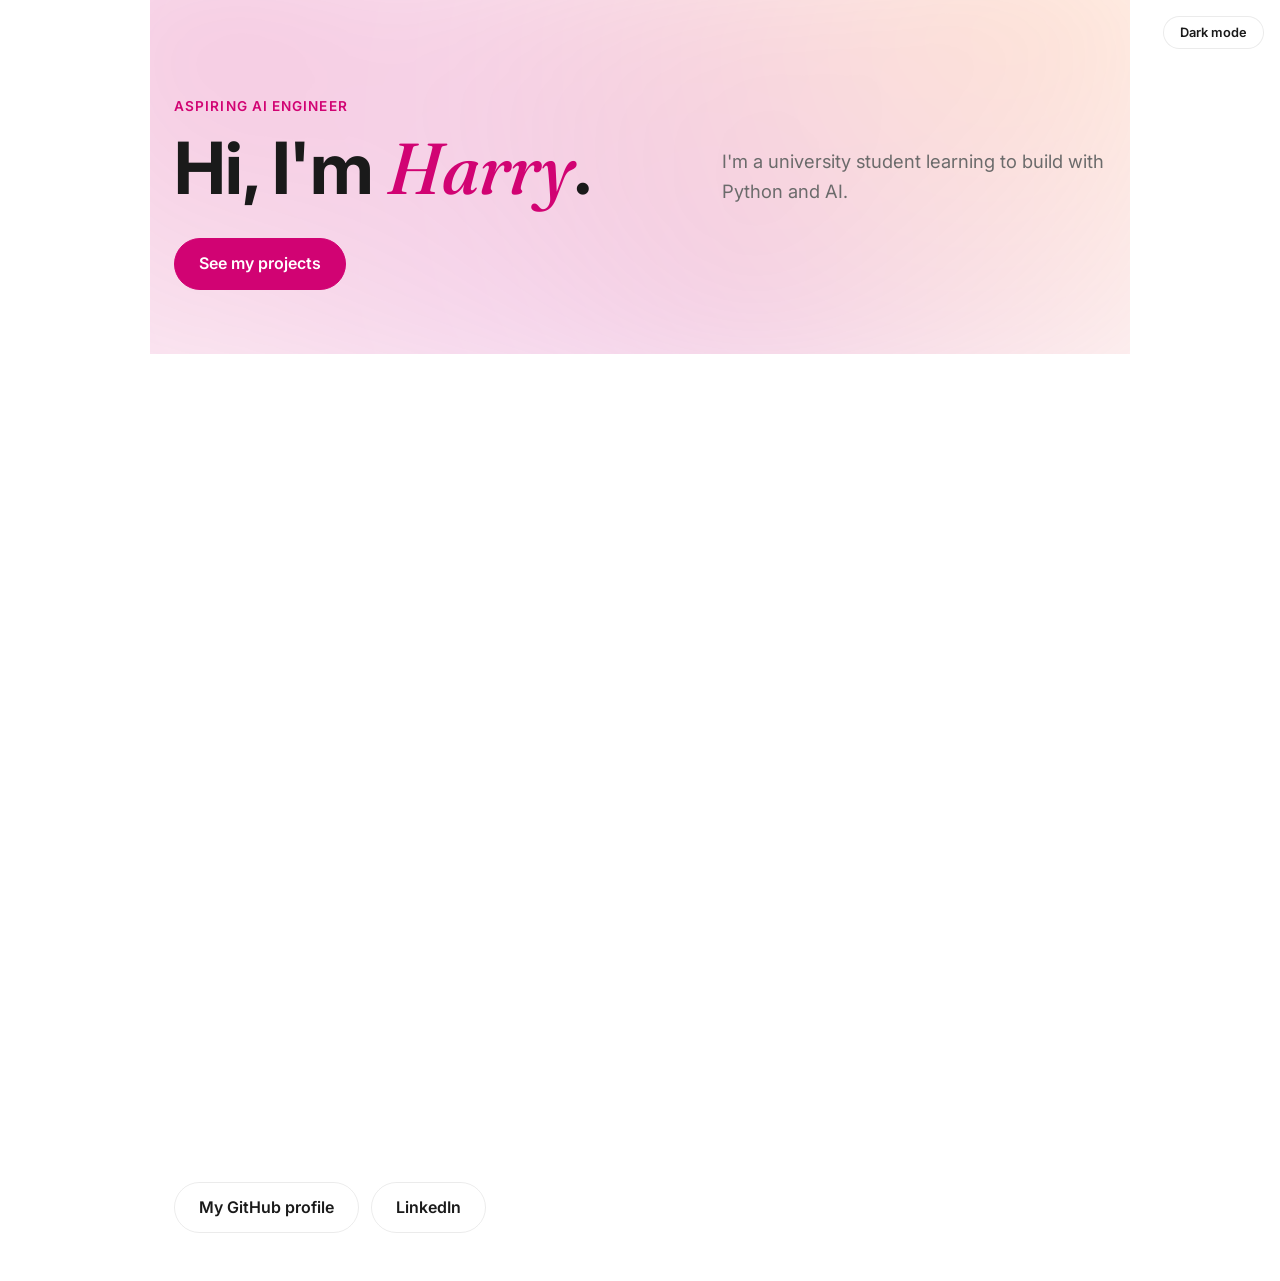
<file: index.html>
<!DOCTYPE html>
<html lang="en">
<head>
  <meta charset="UTF-8">
  <title>Harry Gravelsons | Aspiring AI Engineer</title>
  <link rel="stylesheet" href="style.css?v=7">
  <meta name="viewport" content="width=device-width, initial-scale=1">
  <link rel="preconnect" href="https://fonts.googleapis.com">
  <link rel="preconnect" href="https://fonts.gstatic.com" crossorigin>
  <link href="https://fonts.googleapis.com/css2?family=Inter:wght@400;500;600;700&family=Fraunces:ital,wght@1,500;1,600&display=swap" rel="stylesheet">
  <script src="script.js?v=1" defer></script>
</head>
<body>

<button id="theme-toggle" class="theme-toggle" type="button" aria-pressed="false" hidden>Dark mode</button>

<header class="hero">
  <div class="hero-grid">
    <div class="hero-heading">
      <p class="eyebrow">Aspiring AI Engineer</p>
      <h1>Hi, I'm <em>Harry</em>.</h1>
    </div>
    <p class="intro">I'm a university student learning to build with Python and AI.</p>
  </div>
  <a class="button" href="#projects">See my projects</a>
</header>

<main>
  <section id="about">
    <p class="eyebrow">Who I am</p>
    <h2>About me</h2>
    <p>I am currently studying Sports & Exercise Sciences at Hartpury University. I am currently learining Python and AI engineering to build different projects to help me with Uni life. I am also a competitive powerlifter training and competing in my spare time.</p>
  </section>

  <section id="projects">
    <p class="eyebrow">Selected work</p>
    <h2>Projects</h2>
    <div class="project-grid">
      <div class="project">
        <h3>Expense Tracker</h3>
        <p>A Python app that saves and summarises spending.</p>
        <a class="button button--outline" href="projects/expense-tracker.html">View project</a>
      </div>
      <div class="project">
        <h3>This Website</h3>
        <p>Built with HTML and CSS, hosted free on GitHub Pages.</p>
        <a class="button button--outline" href="projects/landing-page.html">View project</a>
      </div>
    </div>
  </section>
</main>

<footer>
  <a class="button button--outline" href="https://github.com/HarryGravelsons">My GitHub profile</a>
  <a class="button button--outline" href="https://www.linkedin.com/in/harry-gravelsons-5a1a4523a/">LinkedIn</a>
</footer>
</body>
</html>
</file>
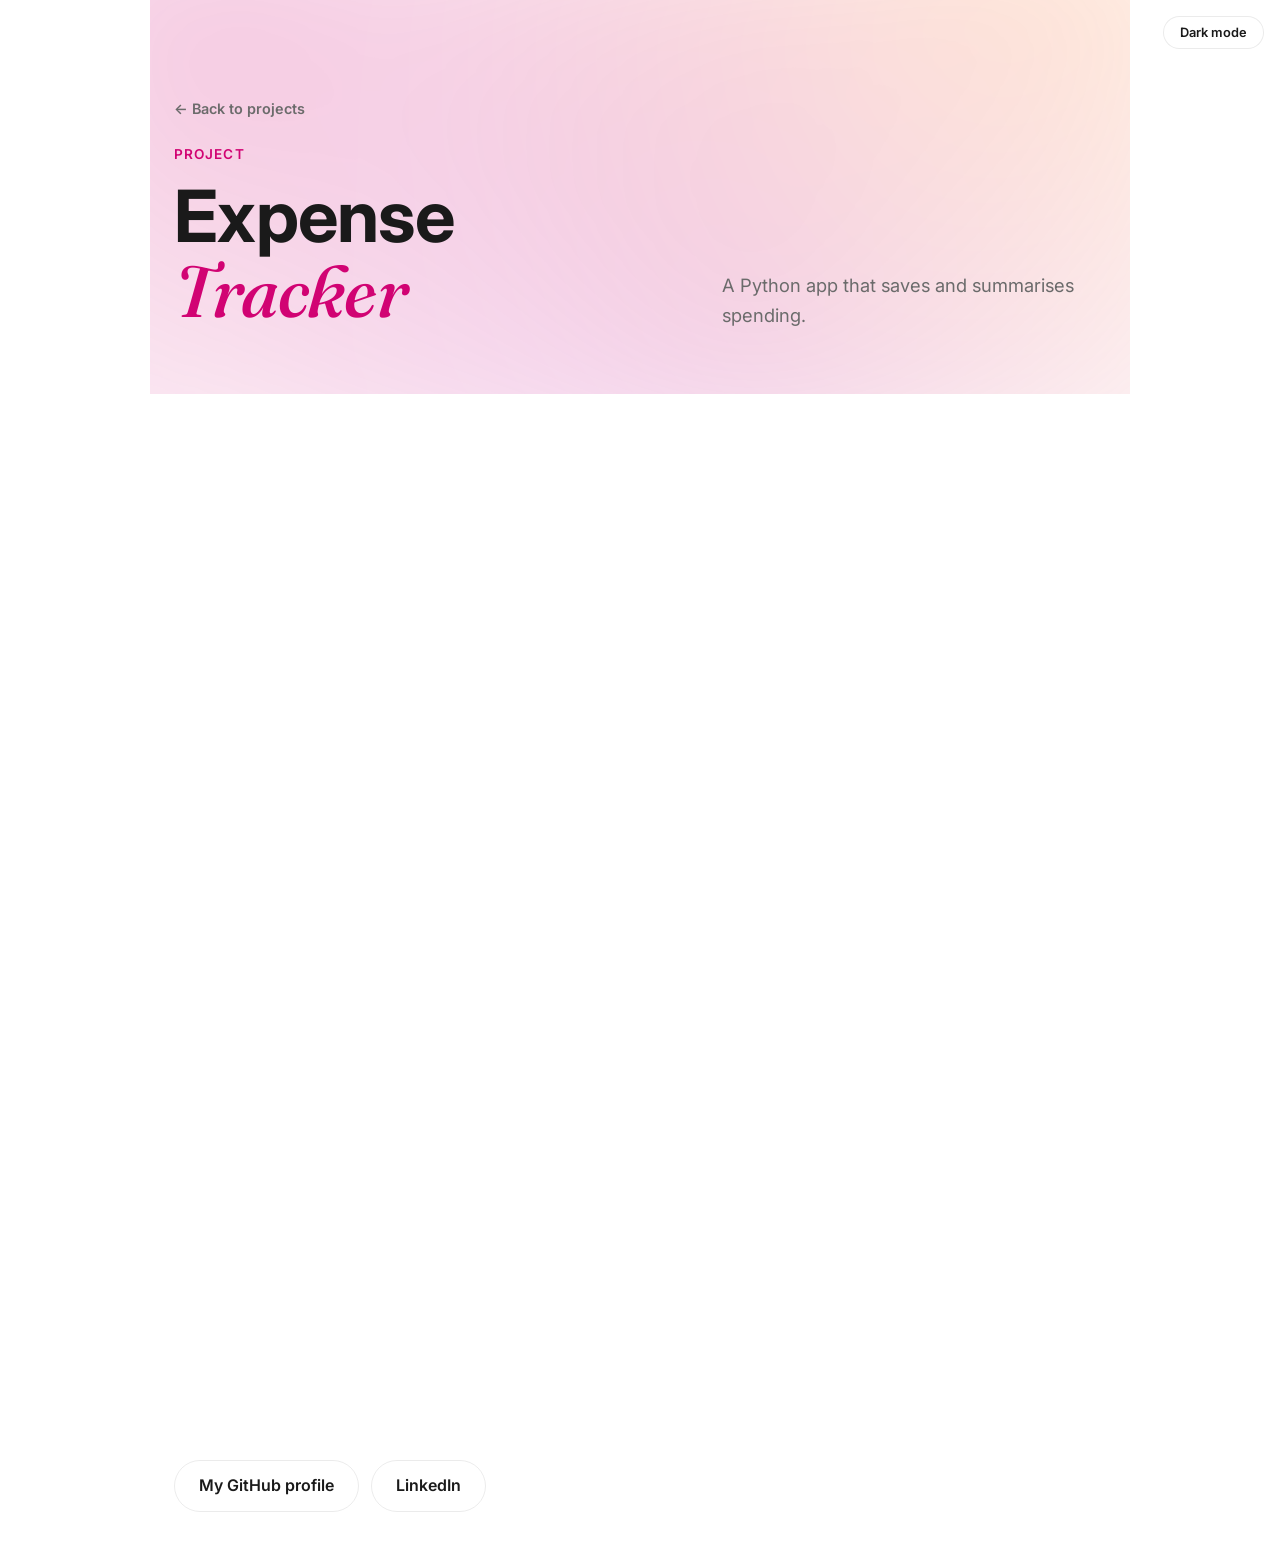
<file: projects/expense-tracker.html>
<!DOCTYPE html>
<html lang="en">
<head>
  <meta charset="UTF-8">
  <title>Expense Tracker | Harry Gravelsons</title>
  <link rel="stylesheet" href="../style.css?v=7">
  <meta name="viewport" content="width=device-width, initial-scale=1">
  <link rel="preconnect" href="https://fonts.googleapis.com">
  <link rel="preconnect" href="https://fonts.gstatic.com" crossorigin>
  <link href="https://fonts.googleapis.com/css2?family=Inter:wght@400;500;600;700&family=Fraunces:ital,wght@1,500;1,600&display=swap" rel="stylesheet">
  <script src="../script.js?v=1" defer></script>
</head>
<body>

<button id="theme-toggle" class="theme-toggle" type="button" aria-pressed="false" hidden>Dark mode</button>

<header class="hero">
  <a class="back-link" href="../index.html#projects">&larr; Back to projects</a>
  <div class="hero-grid">
    <div class="hero-heading">
      <p class="eyebrow">Project</p>
      <h1>Expense <em>Tracker</em></h1>
    </div>
    <p class="intro">A Python app that saves and summarises spending.</p>
  </div>
</header>

<main>
  <section>
    <h2>Why I built it</h2>
    <p>I started it as a university student to help me save money whilst studying.</p>
  </section>

  <section>
    <h2>What it does</h2>
    <p>The app asks the user what they bought, its category and cost. It also remembers the date, so the user can see monthly breakdowns.</p>
  </section>

  <section>
    <h2>What I learned / what I'm proud of</h2>
    <p>The code taught me the basics of Python programming, and helped me learn to prompt Claude Code to develop the idea further, towards a mobile-friendly web app.</p>
  </section>

  <section>
    <h2>Source code</h2>
    <a class="button" href="https://github.com/HarryGravelsons/expense-tracker">View on GitHub</a>
  </section>
</main>

<footer>
  <a class="button button--outline" href="https://github.com/HarryGravelsons">My GitHub profile</a>
  <a class="button button--outline" href="https://www.linkedin.com/in/harry-gravelsons-5a1a4523a/">LinkedIn</a>
</footer>
</body>
</html>
</file>
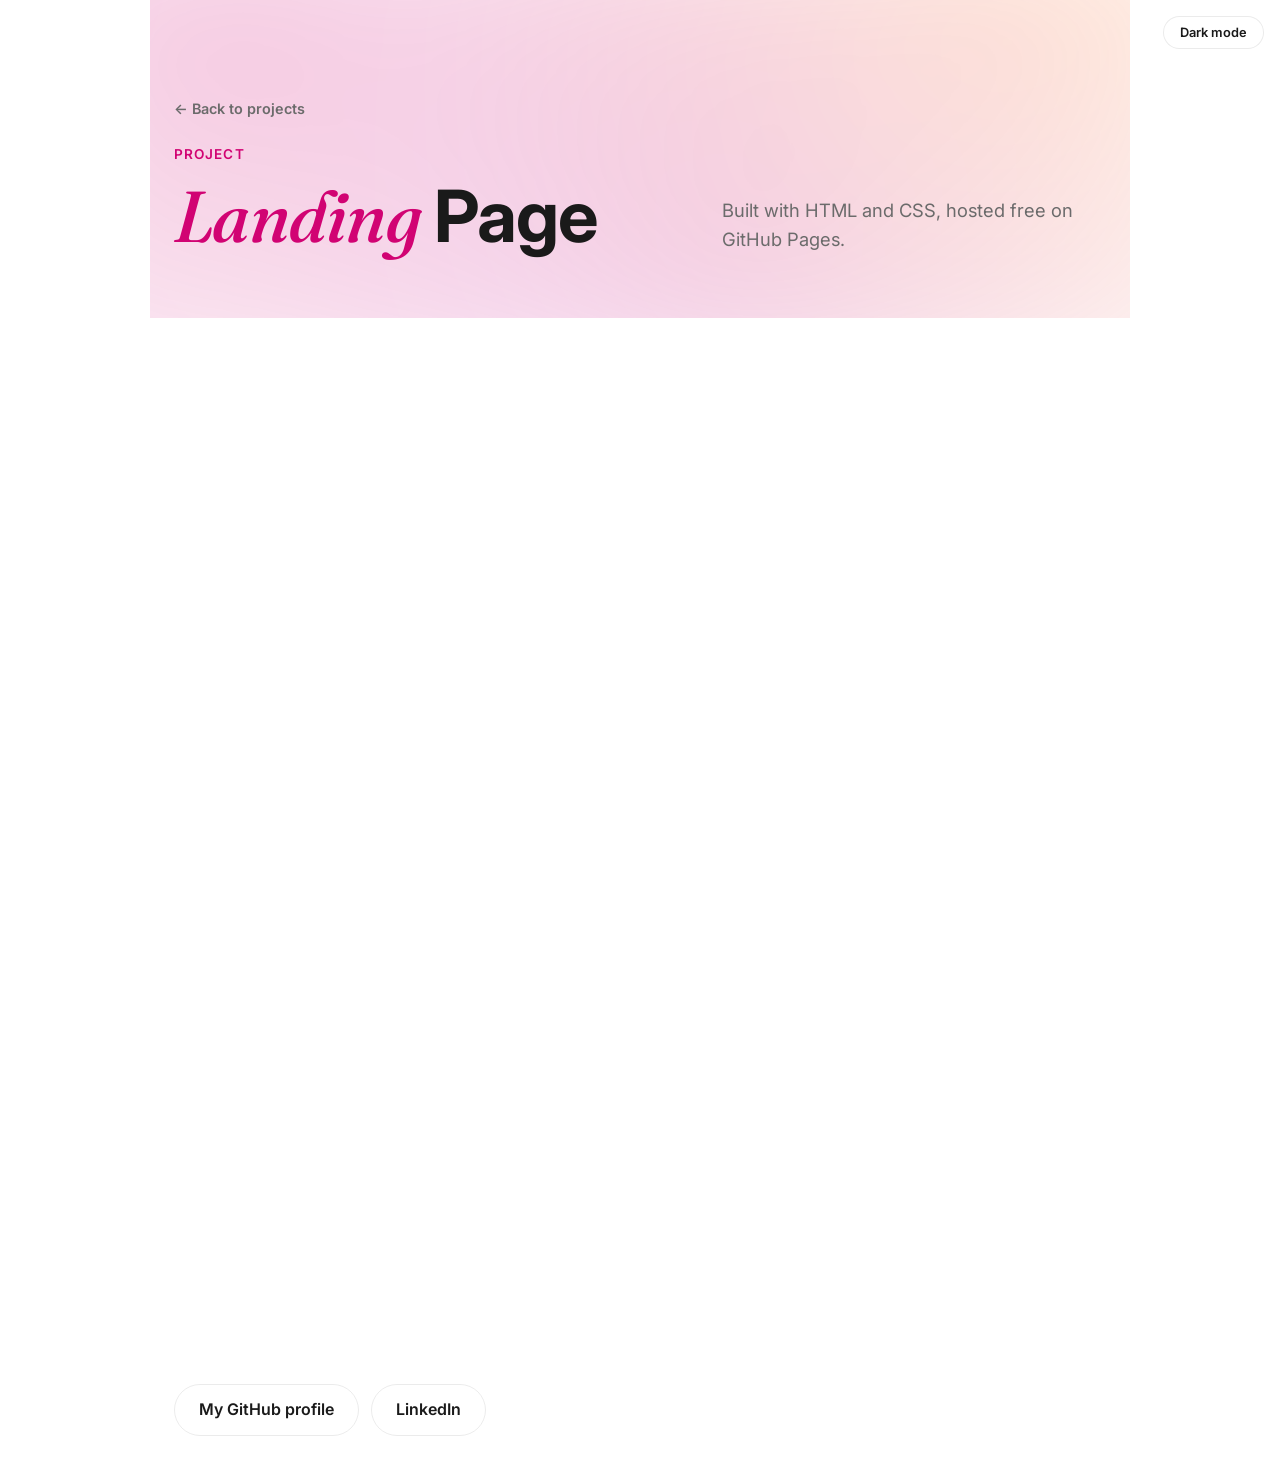
<file: projects/landing-page.html>
<!DOCTYPE html>
<html lang="en">
<head>
  <meta charset="UTF-8">
  <title>Landing Page | Harry Gravelsons</title>
  <link rel="stylesheet" href="../style.css?v=7">
  <meta name="viewport" content="width=device-width, initial-scale=1">
  <link rel="preconnect" href="https://fonts.googleapis.com">
  <link rel="preconnect" href="https://fonts.gstatic.com" crossorigin>
  <link href="https://fonts.googleapis.com/css2?family=Inter:wght@400;500;600;700&family=Fraunces:ital,wght@1,500;1,600&display=swap" rel="stylesheet">
  <script src="../script.js?v=1" defer></script>
</head>
<body>

<button id="theme-toggle" class="theme-toggle" type="button" aria-pressed="false" hidden>Dark mode</button>

<header class="hero">
  <a class="back-link" href="../index.html#projects">&larr; Back to projects</a>
  <div class="hero-grid">
    <div class="hero-heading">
      <p class="eyebrow">Project</p>
      <h1><em>Landing</em> Page</h1>
    </div>
    <p class="intro">Built with HTML and CSS, hosted free on GitHub Pages.</p>
  </div>
</header>

<main>
  <section>
    <h2>Why I built it</h2>
    <p>I made it to learn HTML and CSS, and to create a portfolio of my work for employers to view.</p>
  </section>

  <section>
    <h2>What it does</h2>
    <p>It's teaching me about UI and UX, understanding web pages, and coding with HTML and CSS.</p>
  </section>

  <section>
    <h2>What I learned / what I'm proud of</h2>
    <p>I can keep adding to it as my skills improve and see the live site change as I update it.</p>
  </section>

  <section>
    <h2>Source code</h2>
    <a class="button" href="https://github.com/HarryGravelsons/HarryGravelsons.github.io">View on GitHub</a>
  </section>
</main>

<footer>
  <a class="button button--outline" href="https://github.com/HarryGravelsons">My GitHub profile</a>
  <a class="button button--outline" href="https://www.linkedin.com/in/harry-gravelsons-5a1a4523a/">LinkedIn</a>
</footer>
</body>
</html>
</file>
<file: style.css>
:root {
  --accent: #D10373;
  --text: #1a1a1a;
  --muted: #6b6b6b;
  --bg: #ffffff;
  --card: #f6f6f8;
  --border: rgba(0, 0, 0, 0.08);
  --card-shadow: 0 1px 2px rgba(0, 0, 0, 0.04), 0 16px 40px rgba(0, 0, 0, 0.07);
  --glow-1: rgba(209, 3, 115, 0.22);
  --glow-2: rgba(255, 140, 70, 0.22);
  --glow-3: rgba(190, 30, 180, 0.16);
}

* { box-sizing: border-box; }

body {
  font-family: "Inter", Arial, sans-serif;
  margin: 0;
  color: var(--text);
  background: var(--bg);
  line-height: 1.6;
}

main, .hero, footer {
  max-width: 980px;
  margin: 0 auto;
  padding-left: 24px;
  padding-right: 24px;
}

.hero {
  position: relative;
  isolation: isolate;
  overflow: hidden;
  padding-top: 96px;
  padding-bottom: 64px;
}

.hero::before {
  content: "";
  position: absolute;
  inset: -30% -15%;
  z-index: -1;
  pointer-events: none;
  background:
    radial-gradient(circle at 18% 28%, var(--glow-1) 0%, transparent 60%),
    radial-gradient(circle at 80% 15%, var(--glow-2) 0%, transparent 55%),
    radial-gradient(circle at 60% 75%, var(--glow-3) 0%, transparent 60%);
  filter: blur(70px);
}

.hero-grid {
  display: grid;
  grid-template-columns: 1fr;
  gap: 24px;
  align-items: end;
}

@media (min-width: 720px) {
  .hero-grid { grid-template-columns: 1.3fr 1fr; gap: 48px; }
}

.eyebrow {
  color: var(--accent);
  font-weight: 600;
  font-size: 0.85rem;
  letter-spacing: 0.08em;
  text-transform: uppercase;
  margin: 0 0 12px;
}

h1 {
  font-size: clamp(2.75rem, 8vw, 4.5rem);
  line-height: 1.05;
  font-weight: 700;
  letter-spacing: -0.01em;
  margin: 0;
}

h1 em {
  font-family: "Fraunces", Georgia, serif;
  font-style: italic;
  font-weight: 500;
  color: var(--accent);
}

.intro { font-size: 1.15rem; color: var(--muted); max-width: 420px; margin: 0; }

.button {
  display: inline-block;
  background: var(--accent);
  color: white;
  padding: 12px 24px;
  border-radius: 999px;
  text-decoration: none;
  font-weight: 600;
  margin-top: 32px;
  border: 1px solid var(--accent);
  transition: opacity 0.2s, border-color 0.2s, color 0.2s;
}
.button:hover { opacity: 0.85; }

.button--outline {
  background: transparent;
  color: var(--text);
  border: 1px solid var(--border);
  margin-top: 0;
}
.button--outline:hover {
  opacity: 1;
  border-color: var(--accent);
  color: var(--accent);
}

section { padding: 56px 0; }

section .eyebrow { margin-bottom: 8px; }

h2 {
  font-size: clamp(1.75rem, 4vw, 2.25rem);
  letter-spacing: -0.01em;
  margin: 0 0 24px;
}

section p { color: var(--muted); max-width: 640px; }

.project-grid {
  display: grid;
  grid-template-columns: repeat(auto-fit, minmax(260px, 1fr));
  gap: 20px;
}

.project {
  background: var(--card);
  border: 1px solid var(--border);
  border-radius: 24px;
  padding: 28px;
  box-shadow: var(--card-shadow);
  transition: transform 0.2s, box-shadow 0.2s;
}
.project:hover {
  transform: translateY(-4px);
  box-shadow: 0 8px 24px rgba(0, 0, 0, 0.1);
}
.project h3 { margin-top: 0; }
.project p { max-width: none; }
.project .button--outline { margin-top: 16px; padding: 8px 18px; font-size: 0.9rem; }

footer {
  display: flex;
  flex-wrap: wrap;
  gap: 12px;
  padding-top: 32px;
  padding-bottom: 48px;
}

.back-link {
  display: inline-block;
  color: var(--muted);
  text-decoration: none;
  font-weight: 600;
  font-size: 0.9rem;
  margin-bottom: 24px;
}
.back-link:hover { color: var(--accent); }

.theme-toggle {
  position: fixed;
  top: 16px;
  right: 16px;
  z-index: 10;
  font-family: inherit;
  font-size: 0.8rem;
  font-weight: 600;
  padding: 8px 16px;
  background: var(--bg);
  color: var(--text);
  border: 1px solid var(--border);
  border-radius: 999px;
  cursor: pointer;
  transition: border-color 0.2s, color 0.2s;
}
.theme-toggle:hover { border-color: var(--accent); color: var(--accent); }
.theme-toggle:focus-visible {
  outline: 2px solid var(--accent);
  outline-offset: 3px;
}

/* Sections stay plain and fully visible until script.js confirms it can
   run the fade-in animation, which is when it adds "js-fade" to <body>.
   So if JavaScript fails, this rule never applies and everything just
   shows up normally. */
body.js-fade main section {
  opacity: 0;
  transform: translateY(16px);
  transition: opacity 0.6s ease, transform 0.6s ease;
}
body.js-fade main section.is-visible {
  opacity: 1;
  transform: translateY(0);
}

@media (prefers-color-scheme: dark) {
  :root {
    --text: #f0f0f0;
    --muted: #a0a0a0;
    --bg: #111111;
    --card: #1c1c1f;
    --border: rgba(255, 255, 255, 0.1);
    --card-shadow: 0 1px 0 rgba(255, 255, 255, 0.03), 0 16px 40px rgba(0, 0, 0, 0.35);
    --glow-1: rgba(209, 3, 115, 0.45);
    --glow-2: rgba(255, 140, 70, 0.35);
    --glow-3: rgba(190, 30, 180, 0.3);
  }
}

/* These two blocks let the toggle button override the system setting.
   An attribute selector like :root[data-theme="dark"] is more specific
   than the plain :root above, so it always wins once script.js sets
   data-theme on <html> — regardless of what the OS prefers. */
:root[data-theme="dark"] {
  --text: #f0f0f0;
  --muted: #a0a0a0;
  --bg: #111111;
  --card: #1c1c1f;
  --border: rgba(255, 255, 255, 0.1);
  --card-shadow: 0 1px 0 rgba(255, 255, 255, 0.03), 0 16px 40px rgba(0, 0, 0, 0.35);
  --glow-1: rgba(209, 3, 115, 0.45);
  --glow-2: rgba(255, 140, 70, 0.35);
  --glow-3: rgba(190, 30, 180, 0.3);
}

:root[data-theme="light"] {
  --text: #1a1a1a;
  --muted: #6b6b6b;
  --bg: #ffffff;
  --card: #f6f6f8;
  --border: rgba(0, 0, 0, 0.08);
  --card-shadow: 0 1px 2px rgba(0, 0, 0, 0.04), 0 16px 40px rgba(0, 0, 0, 0.07);
  --glow-1: rgba(209, 3, 115, 0.22);
  --glow-2: rgba(255, 140, 70, 0.22);
  --glow-3: rgba(190, 30, 180, 0.16);
}
</file>
